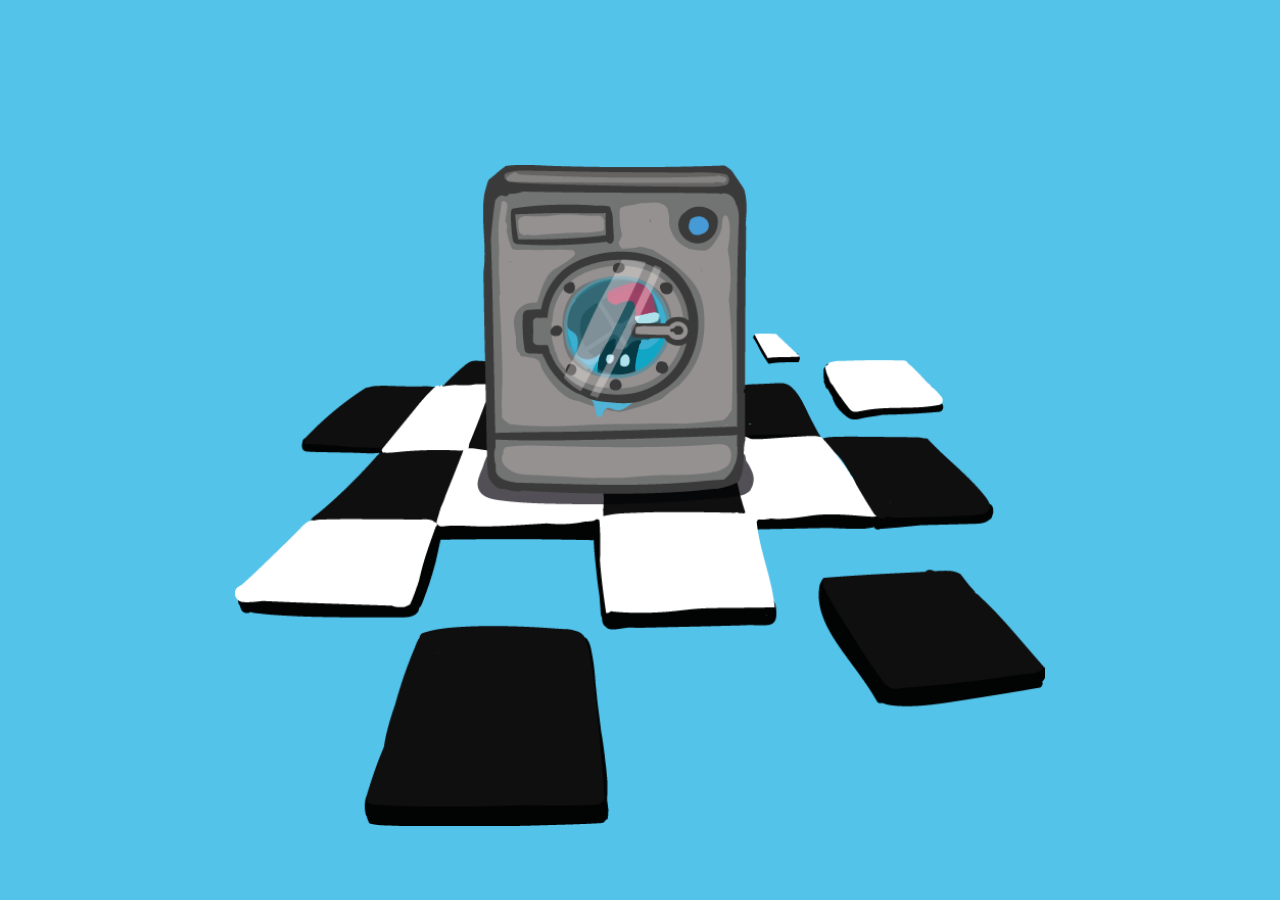
<file: index.html>
<!DOCTYPE html>
<html>
<head>
	<meta charset="utf-8">
	<title>Blackat</title>
	<link href="css/style.css" rel="stylesheet">
	<link href="css/CatLoad.css" rel="stylesheet">
	<link rel="shortcut icon" href="css/image/blackatIcon.png" type="image/png">
</head>

<body onload="LoadCat()">
<div class="container">

	<div id="loader">
		<div id="window"></div>
		<div id="cat"></div>
	</div>
	
	<div style="display:none;" id="myDiv" class="background">
		<img class="background" src="css\image\rama2.0.png">
		<div class="upbtns">
			<div id="lampa"></div>
			<audio id="Wow" src="signal.mp3" controls></audio>
			<div class="btnRedGrey">
				<div class="btn_red" onclick="myFunction()">
					<img class="btn_red" src="css\image\nopkaGO.png">
				</div>		
				<div class="btn_grey">
					<img class="btn_grey" src="css\image\podlogkaGO.png">
				</div>
			</div>	
			<div id="backbtn" onclick="Calling404()"></div>
			<div class="btnGreenBlue">
				<div id="greenbtn" onclick="card()"></div>
				<div id="bluebtn" onclick="contact()"></div>
			</div>
			<div id="lightbtn"></div>
		</div>
		<div class="downbtns">
			<div class="bottle" id="bot">
				<img class="bottle" id="im" src="css\image\limonad1.png">
			</div>
			
			<div id="datchik">
			</div>
			
			<div id="card" class="card">
				<img  class="card" src="css\image\tvport2.png">
			</div>
		</div>	
			
					
	</div>
</div>

	<script src="RedScript.js"></script>
	<script src="Animation.js"></script>

</body>
</html>
</file>
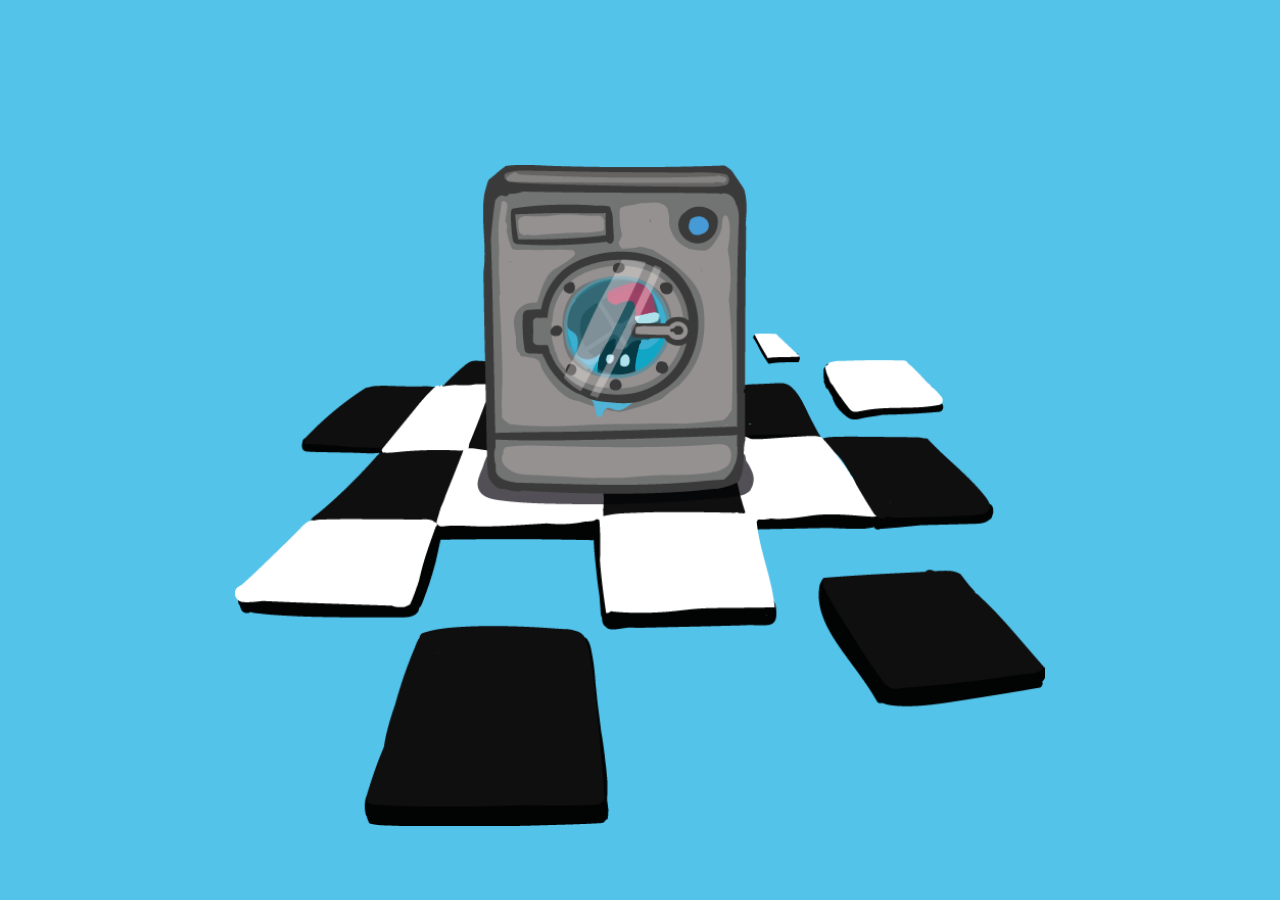
<file: contacts.html>
﻿<!DOCTYPE html>
<html>
<head>
    <meta charset="utf-8">
    <link href="css/contacts.css" rel="stylesheet">
	<link href="css/CatLoad.css" rel="stylesheet">
	<link rel="shortcut icon" href="css/image/blackatIcon.png" type="image/png">
    <title>Contacts</title>
</head>
<body onload="LoadCat()">


	<div id="loader">
		<div id="window"></div>
		<div id="cat"></div>
	</div>
	
	<div style="display:none;" id="myDiv" class="background">										<!-- где-то должен быть контейнер -->
		<div class="contcts" id="con1"></div>
		<div class="contcts" id="con2"></div>
		<div class="contcts" id="con3"></div>
		<div class="contcts" id="con4"></div>
		<div class="contcts" id="con5"></div>
		<div class="contcts" id="con6"></div>
		<div class="contcts" id="con8"></div>
		<div class="contcts" id="con7"></div>
		
		<div class="contcts" id="con9"></div>
	</div>

<script src="Animation.js"></script>
<script src="RedScript.js"></script>

</body>
</html>
</file>
<file: css/style.css>
﻿body{
	background-color:#d6d6d6;
	overflow:hidden;
}

.background{
	position: absolute;
	height: 95vh;
	max-height: 90vh;
	width: 200vw;
	max-width: 90vh;
	min-width: 85vh;
	margin-top: 2.5vh;
	left: 50%;
	Transform:translate(-50%);

}

.upbtns{											
	position:absolute;
	margin-top: 40%;
	margin-left: 40%;
	width: 85vh;
	z-index:1;
}

.downbtns{											
	position:absolute;
	z-index:-1;
	height:180vh;
	margin-top:-40%;
	margin-left:40%;
}

#lampa, .btn_grey{
	height: 25vh;
	width: 30vh;
	background: url(image/lampa2.png) no-repeat;
	margin-top:-37.4%;
	margin-left:-16.7%;
	background-size:cover;

}

#datchik{
	height: 14vh;
	width: 14vh;
	margin-top: 57%;
	margin-left: -50%;
	z-index:-2;
	background: url(image/fondathika.png) no-repeat center/contain;
}

.btnRedGrey{											
	height:10vh;
	width:7vh;
	margin-top: -9%;
	margin-left: 14%;
}

.btn_red{
	height: 5vh;
	width:6.3vh;
	margin-top: 0%;
	margin-left:0%;
	cursor: pointer;

}
.btn_red :active{
	margin-top: 19%;
}

.btn_grey{
	height:4vh;
	width:9vh;
	margin-top: -15%;
	margin-left: -9%;

}

.bottle{
	height:57vh;
	width:15vh;
	margin-top:155%;
	margin-left:-100%;
	z-index:-5;
}


.card{
	position:absolute;
	height:25vh;
	width:25vh;
	margin-top:-40%;
	margin-left:-13%;
	z-index:-10;
}

#backbtn{
	cursor: pointer;
	height: 5vh;
	width: 5%;
	background: url(image/nazknopka2.png) no-repeat;
	margin-top:36.7%;
	margin-left:9%;
	background-size:4.5vh;
}
.btnGreenBlue{				
	margin-top:-17.5%;
	margin-left:17.5%;
}

#greenbtn{
	cursor: pointer;
	height: 5.5vh;
	width:9%;			/*было 5vh*/
	background: url(image/zelknopka2.png) no-repeat;
	background-size:5.5vh;
}
#bluebtn{
	cursor: pointer;
	height: 5.5vh;
	width: 9%;			/*было 5vh*/
	background: url(image/sinknopka2.png) no-repeat;
	margin-top:1%;
	background-size:5.5vh;
}
#lightbtn{
	cursor: pointer;
	height: 6.1vh;
	width: 5%;			/*было 5vh*/
	background: url(image/svet2.png) no-repeat;
	margin-top:-39.5%;
	margin-left:40.2%;
	background-size:5vh;
}

@keyframes spin {
	from {
		transform:rotate(0deg);
	}
	to {
		transform:rotate(-180deg);
	}
}
@keyframes bottle{
	from{
		margin-top:155%;
	}
	to{
		margin-top:260%;
	}
}
@keyframes card{
	from{
		margin-top:-30%;
	}
	to{
		margin-top:-200%;
	}
}@keyframes card2{
	 from{
		 margin-top:-200%;
	 }
	 to{
		 margin-top:-30%;
	 }
 }
@keyframes lampa{
	from{
		background-position:0vh 0vh;
	}
	to{
		background-position:0vh -85.8vh;
	}
}
</file>
<file: css/CatLoad.css>
#window, #loader{
    position:absolute;
    overflow:hidden;
    top: 5vh;
    height:90vh;
    width:90vh;
    left: 50%;
    Transform:translate(-50%);

}


#window{
    background: url(image/fon.png) no-repeat center/contain;
}

#cat{
    position:absolute;
    top: 25vh;
    height:13vh;
    width:13vh;
    left:36vh;
    background: url(image/VODA.png) no-repeat center/contain;
    animation: loadcat .7s linear infinite;
	z-index:-1;
}
@keyframes loadcat {
    from {
        transform:rotate(0deg);
    }
    to {
        transform:rotate(360deg);
    }
}

#Wow, #audio1 {
    margin-top: 20vh;
    display: none;
}
</file>
<file: css/contacts.css>
﻿body{
	background-color:#73C5C5;
}

#myDiv{
	background: url(image/rama.png) no-repeat center/contain;
	margin-top:1vh;
	height:97vh;
	display:flex;
    flex-direction:column;
	justify-content: space-around;
}

.background{
	top: 30%;
}

.contcts  {
    position: relative;  /*absolute*/
	margin-top:2vh;
    min-height: 15vh;
    min-width: 57vh;
    cursor:pointer;
	left:50%;
    Transform:translate(-50%);

}

#con1{
	position: absolute;
	 margin-top:10vh;
	 background: url(image/шалопай.png) no-repeat center/contain;
}

#con2{
	position:absolute;
    margin-top:22vh;
	background: url(image/Техник.png) no-repeat center/contain;
}
#con3{
	position:absolute;
    margin-top:34vh;
	background: url(image/Типоверстальщи.png) no-repeat center/contain;
}
#con4{
	position:absolute;
    margin-top:46vh;
	background: url(image/Витя.png) no-repeat center/contain;
}
#con5{
	position:absolute;
    margin-top:58vh;
	background: url(image/евстафий.png) no-repeat center/contain;
}
#con6{
	position:absolute;
    margin-top:70vh;
	background: url(image/Полякок.png) no-repeat center/contain;
	
}
#con7{
	position:absolute;
    margin-top:86vh;
    min-height: 9vh;
    min-width: 10vh;
    Transform:translate(90%);
	background: url(image/vk.png) no-repeat center/contain;
}
#con8{
	position:absolute;
    margin-top:86vh;
    min-height: 9vh;
    min-width: 10vh;
    Transform:translate(-153%);
	background: url(image/nazad.png) no-repeat center/contain;
}
#con9{
	position:absolute;
    margin-top:86vh;
    min-height: 9vh;
    min-width: 10vh;
    Transform:translate(-30%);
	background: url(image/inst.png) no-repeat center/contain;
}
</file>
